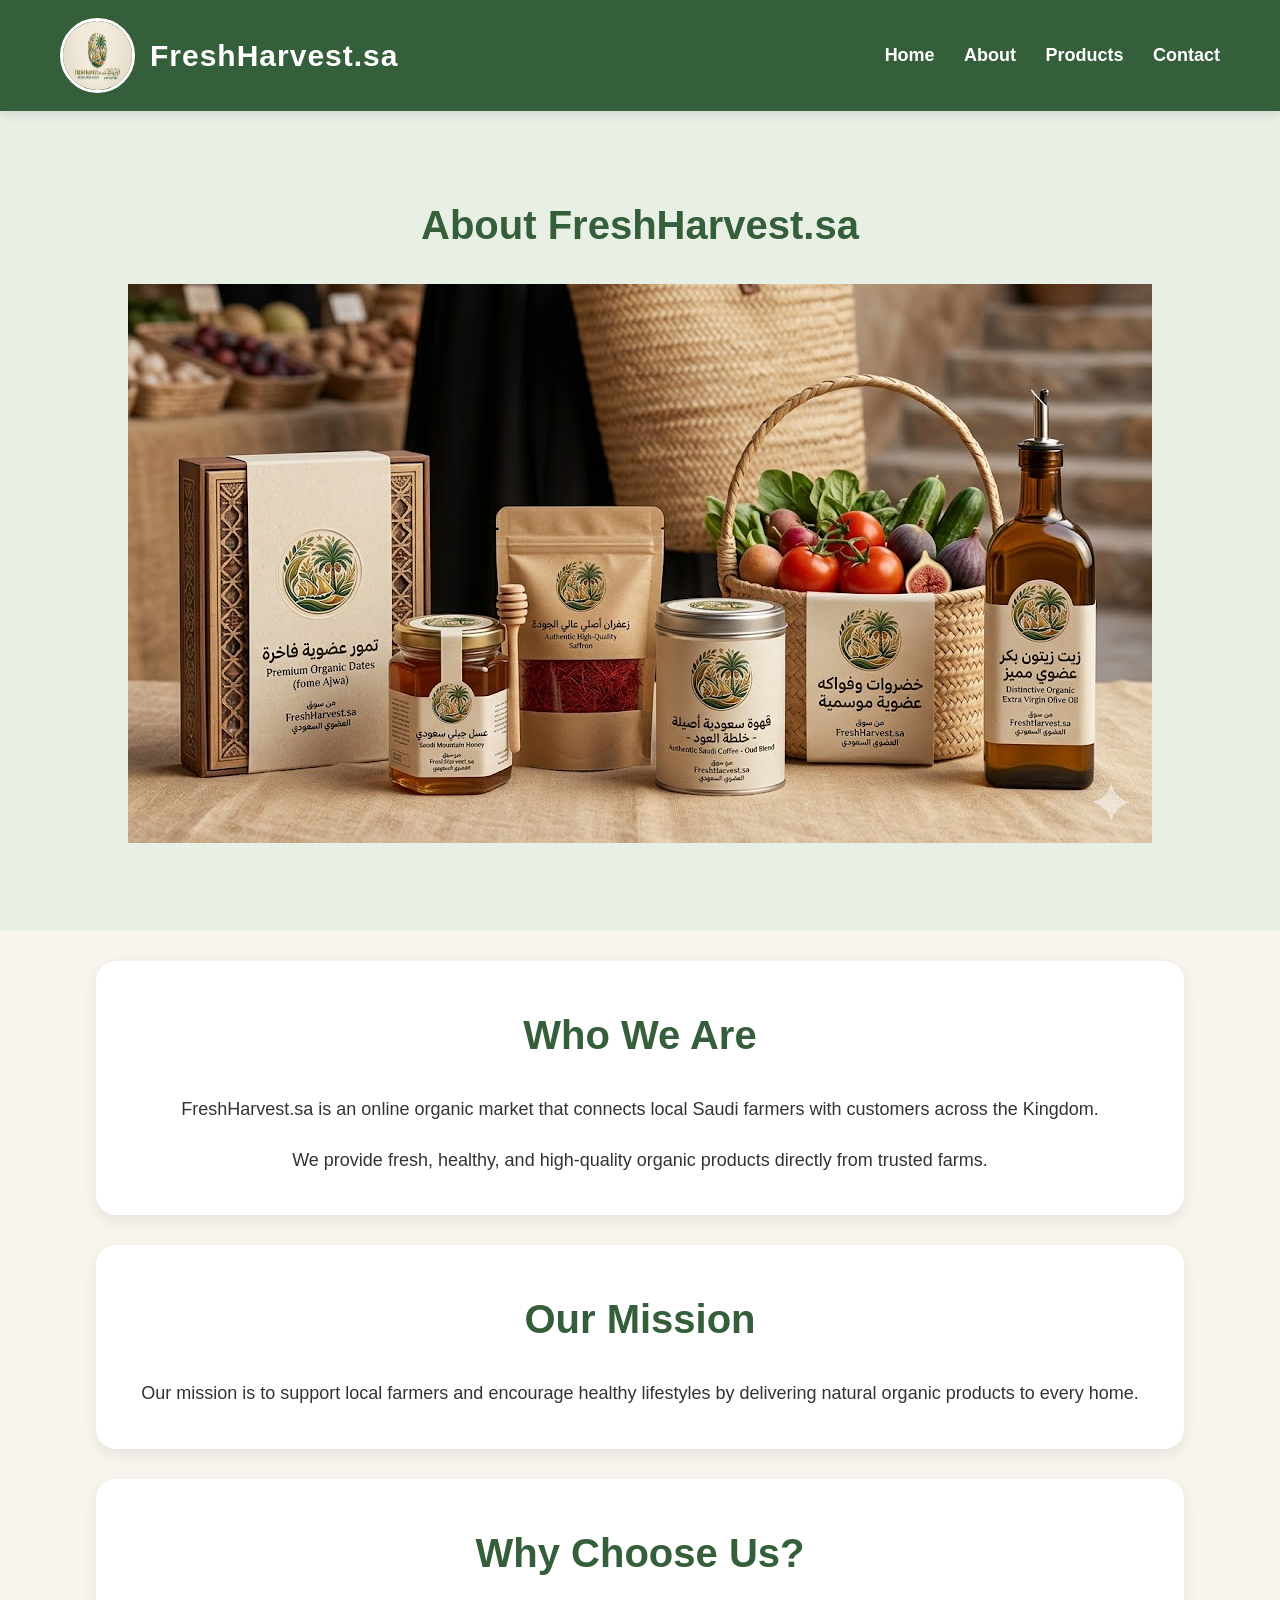
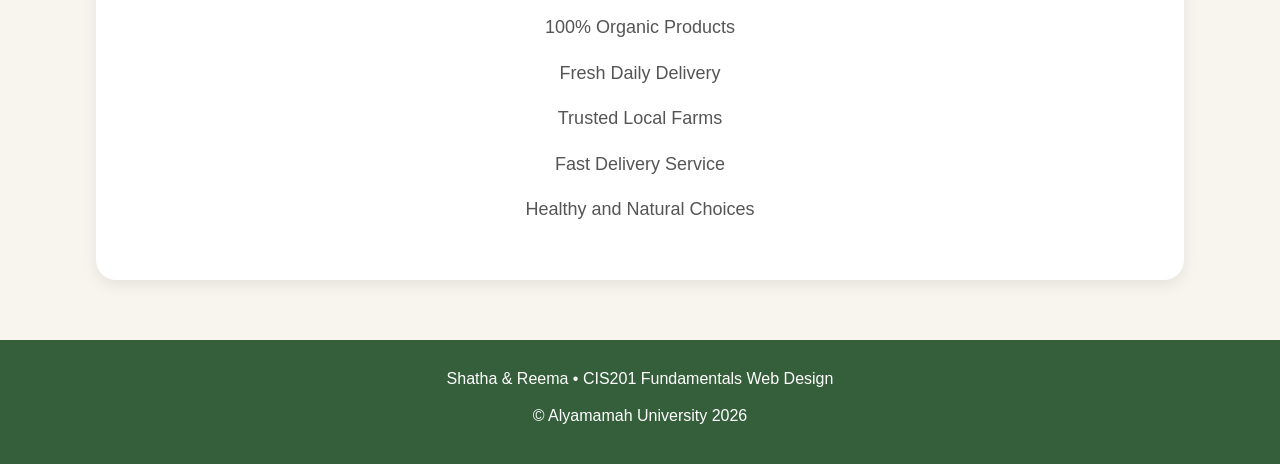
<file: about.html>
<!DOCTYPE html>
<html>

<head>

    <title>About - FreshHarvest.sa</title>

    <link rel="stylesheet" href="MyStyle.css">

</head>

<body>

<header>

    <div class="logo-section">

        <img src="logo.jpg.jpg" alt="FreshHarvest Logo" class="logo">

        <h1>FreshHarvest.sa</h1>

    </div>

    <nav>
        <a href="index.html">Home</a>
        <a href="about.html">About</a>
        <a href="product.html">Products</a>
        <a href="contact.html">Contact</a>
    </nav>

</header>

<section class="about-banner">

    <h2>About FreshHarvest.sa</h2>
<img src="products.jpg" alt="" class="vision">
</section>


<section class="about-content">

    <h2>Who We Are</h2>

    <p>
        FreshHarvest.sa is an online organic market that connects 
        local Saudi farmers with customers across the Kingdom.
    </p>

    <p>
        We provide fresh, healthy, and high-quality organic products 
        directly from trusted farms.
    </p>

</section>


<section class="mission">

    <h2>Our Mission</h2>

    <p>
        Our mission is to support local farmers and encourage healthy 
        lifestyles by delivering natural organic products to every home.
    </p>

</section>


<section class="why-us">

    <h2>Why Choose Us?</h2>

    <ul>

        <li>100% Organic Products</li>

        <li>Fresh Daily Delivery</li>

        <li>Trusted Local Farms</li>

        <li>Fast Delivery Service</li>

        <li>Healthy and Natural Choices</li>

    </ul>

</section>


<footer>

    <p>Shatha & Reema • CIS201 Fundamentals Web Design</p>

    <p>© Alyamamah University 2026</p>

</footer>

</body>
</html>
</file>
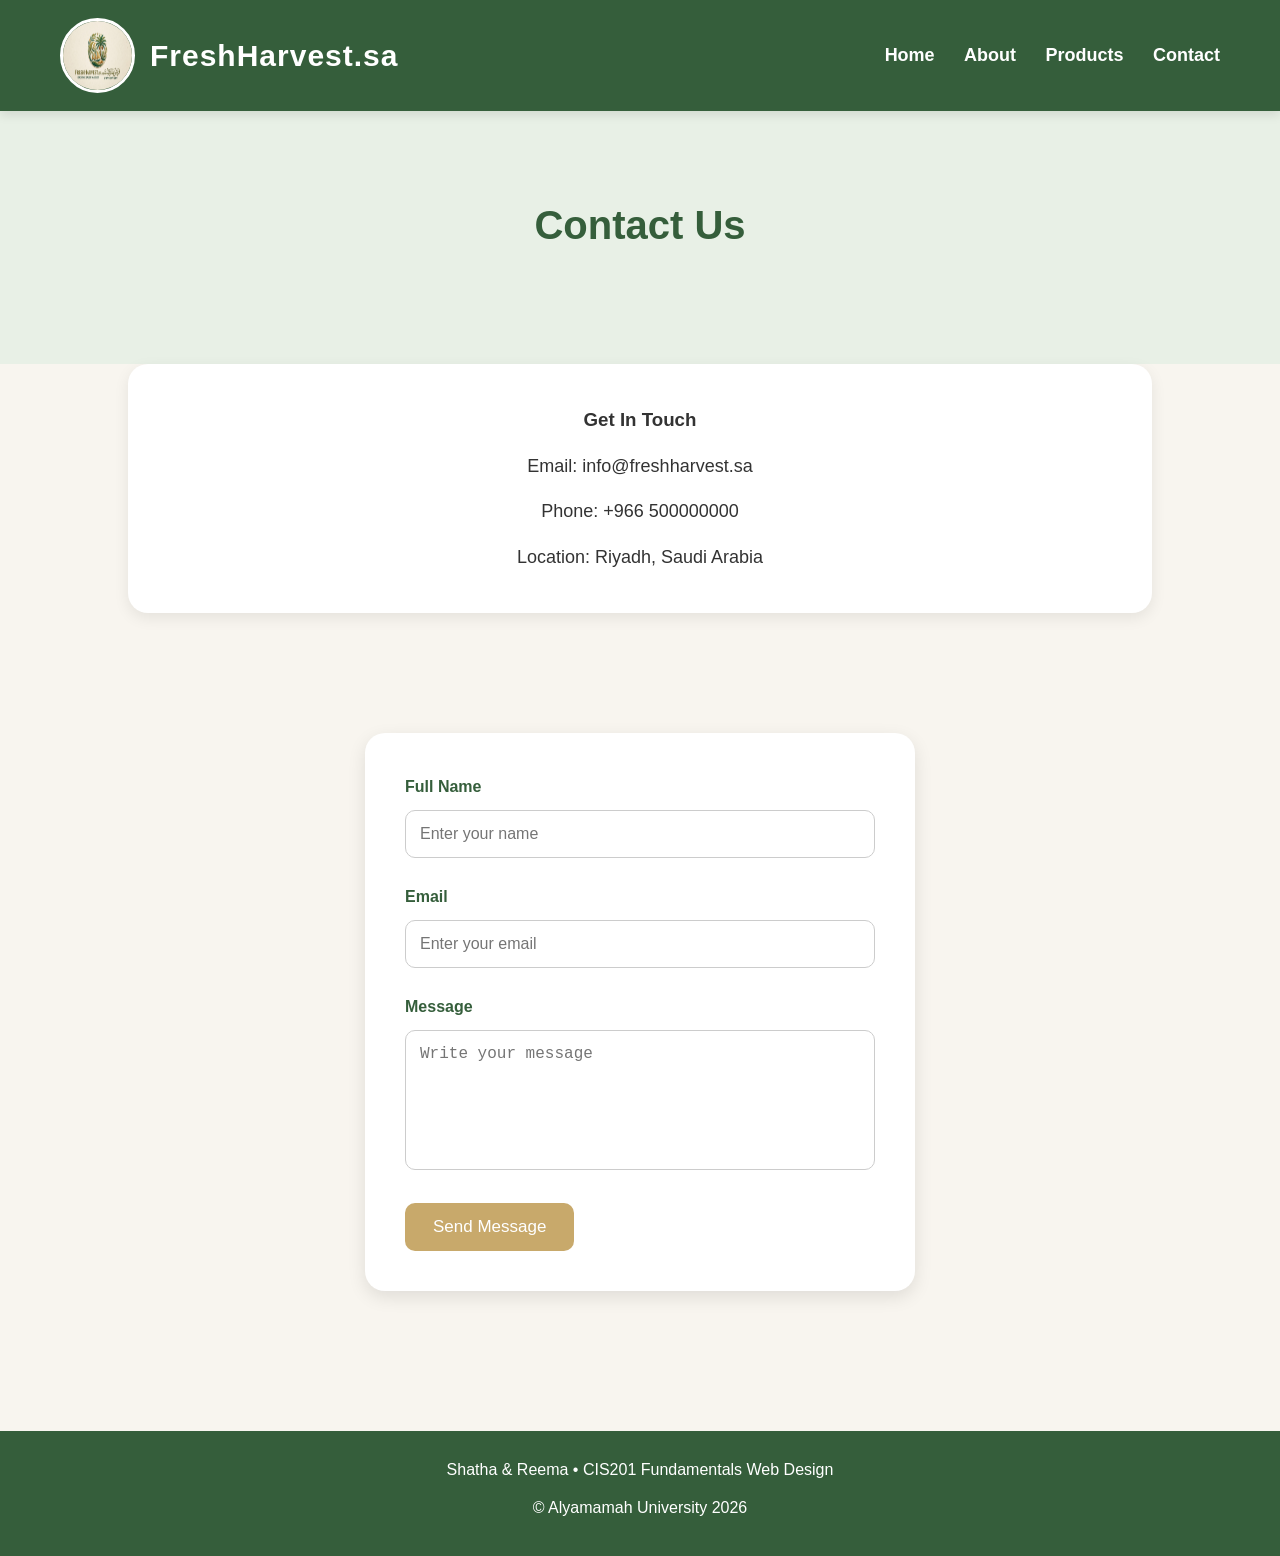
<file: contact.html>
<!DOCTYPE html>
<html>

<head>

    <title>Contact - FreshHarvest.sa</title>

    <link rel="stylesheet" href="MyStyle.css">

</head>

<body>

<header>

    <div class="logo-section">

        <img src="logo.jpg.jpg" alt="FreshHarvest Logo" class="logo">

        <h1>FreshHarvest.sa</h1>

    </div>

    <nav>
        <a href="index.html">Home</a>
        <a href="about.html">About</a>
        <a href="product.html">Products</a>
        <a href="contact.html">Contact</a>
    </nav>

</header>


<section class="contact-banner">

    <h2>Contact Us</h2>

</section>


<section class="contact-info">

    <h3>Get In Touch</h3>

    <p>Email: info@freshharvest.sa</p>

    <p>Phone: +966 500000000</p>

    <p>Location: Riyadh, Saudi Arabia</p>

</section>


<section class="contact-form">

    <form>

        <label>Full Name</label>
        <input type="text" placeholder="Enter your name">

        <label>Email</label>
        <input type="email" placeholder="Enter your email">

        <label>Message</label>
        <textarea placeholder="Write your message"></textarea>

        <button type="submit">Send Message</button>

    </form>

</section>


<footer>

    <p>Shatha & Reema • CIS201 Fundamentals Web Design</p>

    <p>© Alyamamah University 2026</p>

</footer>

</body>
</html>
</file>
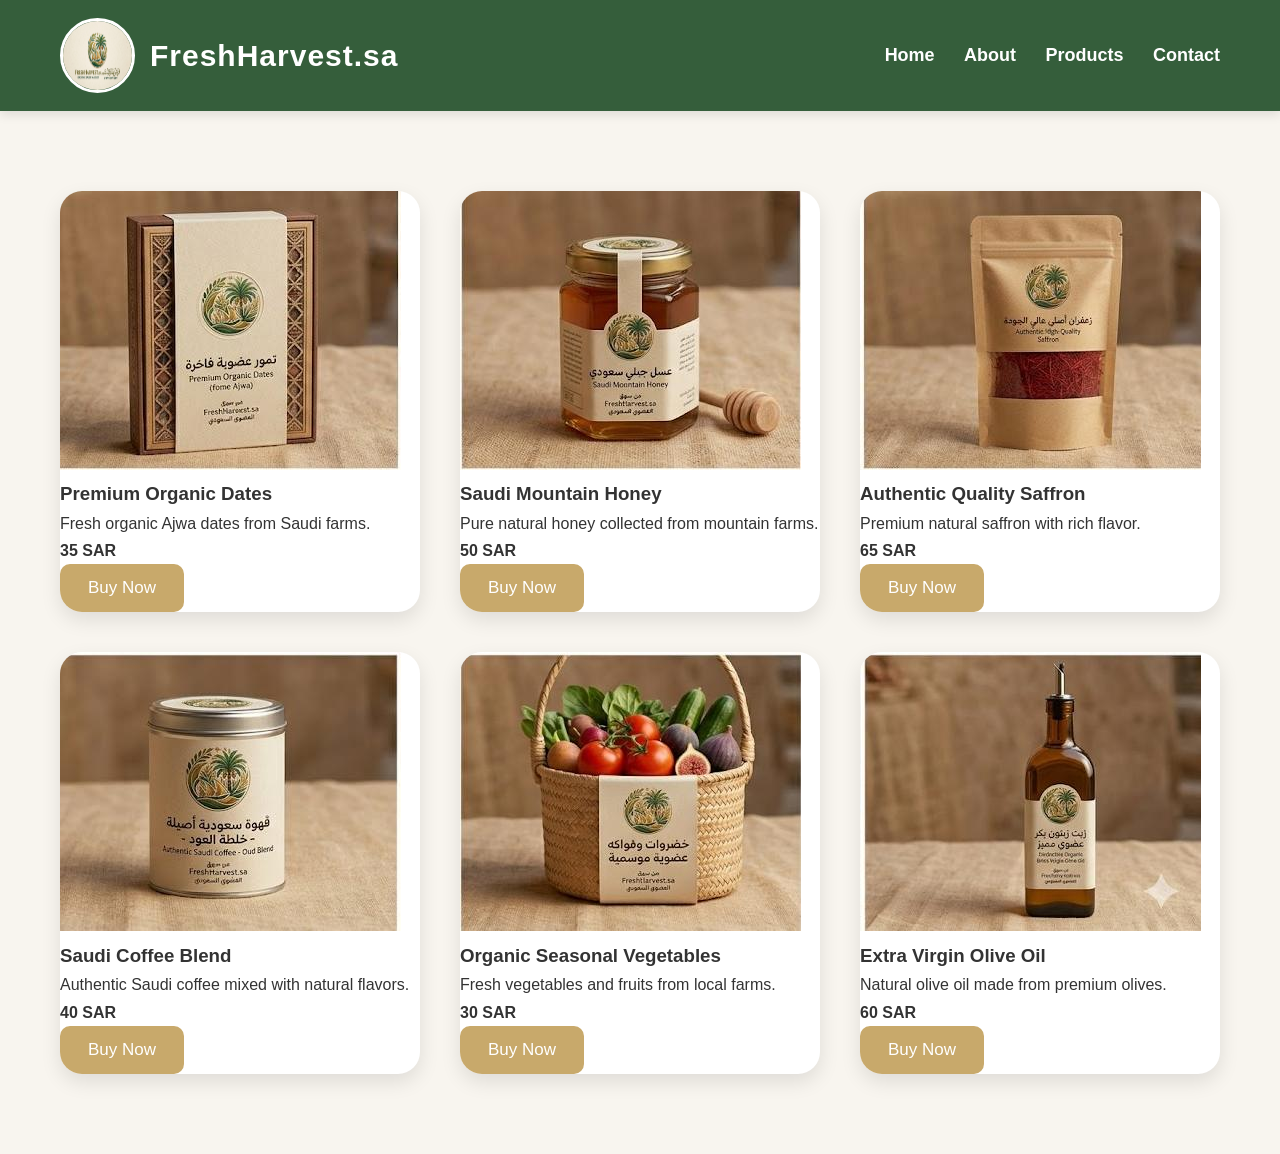
<file: product.html>
<!DOCTYPE html>
<html>

<head>

    <title>FreshHarvest.sa</title>

    <link rel="stylesheet" href="MyStyle.css">

</head>

<body>
<header>

    <div class="logo-section">

        <img src="logo.jpg.jpg" alt="FreshHarvest Logo" class="logo">

        <h1>FreshHarvest.sa</h1>

    </div>

    <nav>
        <a href="index.html">Home</a>
        <a href="about.html">About</a>
        <a href="product.html">Products</a>
        <a href="contact.html">Contact</a>
    </nav>

</header>
<section class="products-container">

    <div class="product-card">

        <img src="dates.jpg" alt="Organic Dates">

        <h3>Premium Organic Dates</h3>

        <p>Fresh organic Ajwa dates from Saudi farms.</p>

        <h4>35 SAR</h4>

        <button>Buy Now</button>

    </div>


    <div class="product-card">

        <img src="honey.jpg" alt="Saudi Honey">

        <h3>Saudi Mountain Honey</h3>

        <p>Pure natural honey collected from mountain farms.</p>

        <h4>50 SAR</h4>

        <button>Buy Now</button>

    </div>


    <div class="product-card">

        <img src="saffron.jpg" alt="Saffron">

        <h3>Authentic Quality Saffron</h3>

        <p>Premium natural saffron with rich flavor.</p>

        <h4>65 SAR</h4>

        <button>Buy Now</button>

    </div>


    <div class="product-card">

        <img src="coffee.jpg" alt="Saudi Coffee">

        <h3>Saudi Coffee Blend</h3>

        <p>Authentic Saudi coffee mixed with natural flavors.</p>

        <h4>40 SAR</h4>

        <button>Buy Now</button>

    </div>


    <div class="product-card">

        <img src="vegetables.jpg" alt="Vegetables">

        <h3>Organic Seasonal Vegetables</h3>

        <p>Fresh vegetables and fruits from local farms.</p>

        <h4>30 SAR</h4>

        <button>Buy Now</button>

    </div>


    <div class="product-card">

        <img src="oliveoil.jpg" alt="Olive Oil">

        <h3>Extra Virgin Olive Oil</h3>

        <p>Natural olive oil made from premium olives.</p>

        <h4>60 SAR</h4>

        <button>Buy Now</button>

    </div>

</section>
</file>
<file: MyStyle.css>
*{
    margin: 0;
    padding: 0;
    box-sizing: border-box;
}

html{
    scroll-behavior: smooth;
}

body{
    font-family: Arial, sans-serif;
    background-color: #f8f5ef;
    color: #333;
    line-height: 1.7;
}



header{

    background-color: #355E3B;

    color: white;

    display: flex;

    justify-content: space-between;

    align-items: center;

    padding: 18px 60px;

    position: sticky;

    top: 0;

    z-index: 1000;

    box-shadow: 0 4px 10px rgba(0,0,0,0.1);
}




.logo-section{

    display: flex;

    align-items: center;

    gap: 15px;
}

.logo{

    width: 75px;

    height: 75px;

    border-radius: 50%;

    border: 3px solid white;
}

header h1{

    font-size: 30px;

    letter-spacing: 1px;
}




nav a{

    color: white;

    text-decoration: none;

    margin-left: 25px;

    font-size: 18px;

    font-weight: bold;

    transition: 0.3s;
}

nav a:hover{

    color: #d8b46b;
}




.hero{

    height: 90vh;

    display: flex;

    flex-direction: column;

    justify-content: center;

    align-items: center;

    text-align: center;

    padding: 20px;

    background: linear-gradient(
        rgba(0,0,0,0.4),
        rgba(0,0,0,0.4)
    ),

    url("images/hero.jpg");

    background-size: cover;

    background-position: center;

    color: white;
}

.hero h2{

    font-size: 55px;

    margin-bottom: 20px;
}

.hero p{

    font-size: 22px;

    width: 70%;

    margin-bottom: 30px;
}




button{

    background-color: #c8a96b;

    color: white;

    border: none;

    padding: 14px 28px;

    border-radius: 10px;

    font-size: 17px;

    cursor: pointer;

    transition: 0.3s;
}

button:hover{

    background-color: #355E3B;

    transform: scale(1.05);
}




section{

    padding: 80px 60px;
}

section h2{

    text-align: center;

    margin-bottom: 25px;

    color: #355E3B;

    font-size: 40px;
}




.about-short{

    text-align: center;

    background-color: white;
}

.about-short p{

    width: 75%;

    margin: auto;

    font-size: 20px;
}




.features{

    display: flex;

    justify-content: center;

    gap: 35px;

    flex-wrap: wrap;

    background-color: #eef5ea;
}

.feature-box{

    background-color: white;

    width: 280px;

    padding: 35px;

    border-radius: 20px;

    text-align: center;

    box-shadow: 0 6px 15px rgba(0,0,0,0.1);

    transition: 0.3s;
}

.feature-box:hover{

    transform: translateY(-10px);
}

.feature-box h3{

    margin-bottom: 15px;

    color: #355E3B;

    font-size: 24px;
}

.feature-box p{

    color: #666;
}




.products-page{

    background-color: #f4f8f2;
}

.products-title{

    text-align: center;

    font-size: 45px;

    color: #355E3B;

    margin-bottom: 60px;
}




.products-container{

    display: grid;

    grid-template-columns: repeat(auto-fit, minmax(300px, 1fr));

    gap: 40px;
}




.product-card{

    background-color: white;

    border-radius: 22px;

    overflow: hidden;

    box-shadow: 0 8px 20px rgba(0,0,0,0.1);

    transition: 0.4s;
}

.product-card:hover{

    transform: translateY(-12px);

    box-shadow: 0 12px 25px rgba(0,0,0,0.2);
}




.product-image img{

    width: 100%;

    height: 280px;

    object-fit: cover;
}




.product-info{

    padding: 25px;
}

.product-info h3{

    color: #355E3B;

    margin-bottom: 15px;

    font-size: 24px;
}

.product-info p{

    color: #666;

    margin-bottom: 20px;
}

.product-info h4{

    color: #c8a96b;

    margin-bottom: 20px;

    font-size: 22px;
}




.about-banner,
.products-banner,
.contact-banner{

    background-color: #e8f0e6;

    text-align: center;

    padding: 80px 20px;
}

.about-content,
.mission,
.why-us{

    background-color: white;

    margin: 30px auto;

    width: 85%;

    border-radius: 20px;

    padding: 40px;

    box-shadow: 0 5px 15px rgba(0,0,0,0.08);

    text-align: center;
}

.about-content p,
.mission p{

    margin-top: 20px;

    font-size: 18px;
}




.why-us ul{

    list-style: none;

    margin-top: 20px;
}

.why-us li{

    margin-bottom: 15px;

    font-size: 18px;

    color: #555;
}




.contact-info{

    text-align: center;

    background-color: white;

    width: 80%;

    margin: auto;

    border-radius: 20px;

    padding: 40px;

    box-shadow: 0 5px 15px rgba(0,0,0,0.08);
}

.contact-info p{

    margin-top: 15px;

    font-size: 18px;
}




.contact-form{

    display: flex;

    justify-content: center;

    margin-top: 40px;
}

form{

    width: 550px;

    background-color: white;

    padding: 40px;

    border-radius: 20px;

    box-shadow: 0 6px 18px rgba(0,0,0,0.1);
}

label{

    font-weight: bold;

    color: #355E3B;
}

input,
textarea{

    width: 100%;

    padding: 14px;

    margin-top: 10px;

    margin-bottom: 25px;

    border: 1px solid #ccc;

    border-radius: 10px;

    font-size: 16px;
}

textarea{

    height: 140px;

    resize: none;
}



footer{

    background-color: #355E3B;

    color: white;

    text-align: center;

    padding: 25px;

    margin-top: 60px;
}

footer p{

    margin-bottom: 10px;
}




@media(max-width: 768px){

    header{

        flex-direction: column;

        text-align: center;
    }

    nav{

        margin-top: 15px;
    }

    nav a{

        display: inline-block;

        margin: 10px;
    }

    .hero h2{

        font-size: 38px;
    }

    .hero p{

        width: 95%;

        font-size: 18px;
    }

    section{

        padding: 50px 20px;
    }

    .about-short p{

        width: 95%;
    }

    form{

        width: 100%;
    }

    .products-container{

        grid-template-columns: 1fr;
    }
}
</file>
